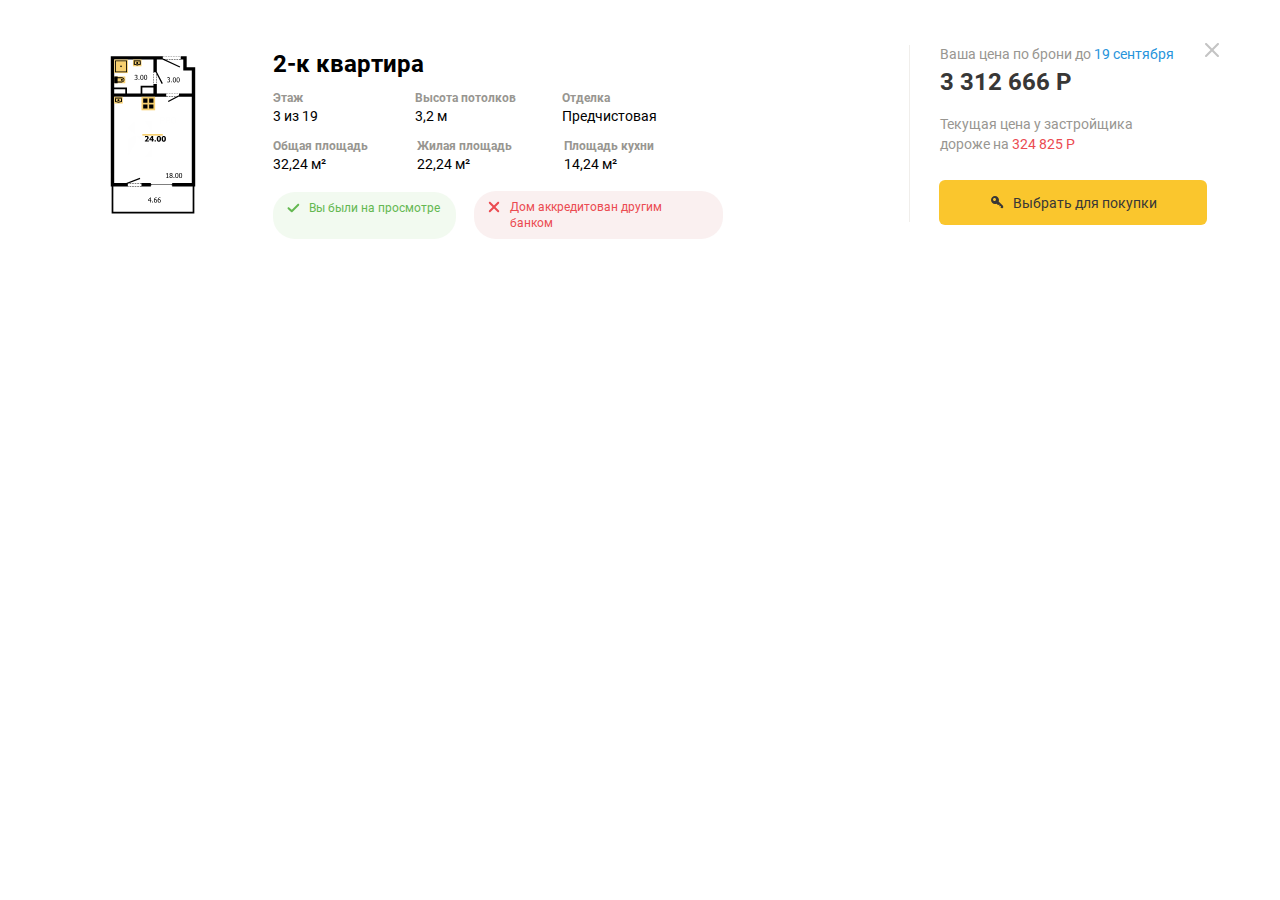
<file: index.html>
<!DOCTYPE html><html class="page" lang="ru"><head><meta charset="utf-8"><meta name="viewport" content="width=device-width,initial-scale=1"><title>Тестовое задание для компании НМАРКЕТ</title><link href="css/style.min.css" rel="stylesheet"><link rel="preload" href="fonts/Roboto-Regular.ttf" as="font" crossorigin></head><body class="page-body"><section class="pop-up"><h1 class="visually-hidden">Выбор квартиры</h1><a class="pop-up__close" href="#"><svg width="14" height="14" class="pop-up__cross"><use xlink:href="img/sprite.svg#cross"></use></svg> <span class="visually-hidden">Закрыть окно</span></a><h2 class="pop-up__title">2-к квартира</h2><img class="pop-up__img" src="img/1.st.svg" width="86" height="160" alt="Планировка квартиры"><ul class="pop-up__flat flat"><li><h3 class="flat__feature">Этаж</h3><p class="flat__description">3 из 19</p></li><li><h3 class="flat__feature">Высота потолков</h3><p class="flat__description">3,2 м</p></li><li><h3 class="flat__feature">Общая площадь</h3><p class="flat__description">32,24 м²</p></li><li><h3 class="flat__feature">Отделка</h3><p class="flat__description">Предчистовая</p></li><li><h3 class="flat__feature">Жилая площадь</h3><p class="flat__description">22,24 м²</p></li><li><h3 class="flat__feature">Площадь кухни</h3><p class="flat__description">14,24 м²</p></li></ul><p class="pop-up__confirm">Вы были на просмотре</p><p class="pop-up__refus">Дом аккредитован другим банком</p><div class="pop-up__info info"><p>Ваша цена по брони до <span class="info__date">19 сентября</span><span class="info__price">3 312 666 Р</span></p><p>Текущая цена у застройщика<br>дороже на <span class="info__price-red">324 825 Р</span></p></div><button class="pop-up__choice button">Выбрать для покупки</button></section></body></html>
</file>
<file: css/style.min.css>
/*! normalize.css v8.0.1 | MIT License | github.com/necolas/normalize.css */
html{line-height:1.15;webkit-text-size-adjust:100%}body{margin:0}details,main{display:block}h1{font-size:2em;margin:.67em 0}hr{box-sizing:content-box;height:0;overflow:visible}code,kbd,pre,samp{font-family:monospace;font-size:1em}a{background-color:transparent;text-decoration:none;color:#111}abbr[title]{border-bottom:none;-webkit-text-decoration:underline dotted;text-decoration:underline dotted}b,strong{font-weight:bolder}small{font-size:80%}sub,sup{font-size:75%;line-height:0;position:relative;vertical-align:baseline}sub{bottom:-.25em}sup{top:-.5em}img{border-style:none;max-width:100%;height:auto}button,input,optgroup,select,textarea{font-family:inherit;font-size:100%;line-height:1.15;margin:0}button,input{overflow:visible}button,select{text-transform:none}[type=button],[type=reset],[type=submit],button{webkit-appearance:button}[type=button]::-moz-focus-inner,[type=reset]::-moz-focus-inner,[type=submit]::-moz-focus-inner,button::-moz-focus-inner{border-style:none;padding:0}[type=button]:-moz-focusring,[type=reset]:-moz-focusring,[type=submit]:-moz-focusring,button:-moz-focusring{outline:1px dotted ButtonText}fieldset{padding:.35em .75em .625em}legend{color:inherit;display:table;max-width:100%;white-space:normal}progress{vertical-align:baseline}textarea{overflow:auto}[type=checkbox],[type=radio],legend{box-sizing:border-box;padding:0}[type=number]::-webkit-inner-spin-button,[type=number]::-webkit-outer-spin-button{height:auto}[type=search]{webkit-appearance:textfield;outline-offset:-2px}[type=search]::-webkit-search-decoration{webkit-appearance:none}::-webkit-file-upload-button{webkit-appearance:button;font:inherit}summary{display:list-item}[hidden],template{display:none}@font-face{font-family:"Roboto";font-style:normal;font-weight:400;font-display:swap;src:local("Roboto-Regular"),url(../fonts/Roboto-Regular.ttf) format("truetype")}@font-face{font-family:"Roboto";font-style:normal;font-weight:700;font-display:swap;src:local("Roboto-Bold"),url(../fonts/Roboto-Bold.ttf) format("truetype")}@font-face{font-family:"Roboto";font-style:normal;font-weight:300;font-display:swap;src:local("Roboto-Light"),url(../fonts/Roboto-Light.ttf) format("truetype")}.visually-hidden{position:absolute;width:1px;height:1px;margin:-1px;border:0;padding:0;white-space:nowrap;-webkit-clip-path:inset(100%);clip-path:inset(100%);clip:rect(0 0 0 0);overflow:hidden}.pop-up{min-width:258px;margin:0 auto;padding:26px 28px 0;display:flex;flex-direction:column;position:relative}@media (min-width:768px){.pop-up{min-width:768px;padding:46px 25px 0 30px;display:grid;grid-template-rows:repeat(6,auto);grid-template-columns:220px 200px auto}}@media (min-width:920px){.pop-up{width:856px;grid-template-rows:repeat(4,auto);grid-template-columns:220px 298px auto;padding:46px 22px 0}}@media (min-width:1280px){.pop-up{width:1240px;padding:56px 15px 0;grid-template-rows:auto 1fr auto;grid-template-columns:auto 250px 300px 444px}}.info::before,.pop-up__close{display:block;position:absolute}.pop-up__close{top:12px;right:19px;cursor:pointer}@media (min-width:768px){.pop-up__close{top:33px;right:96px}}@media (min-width:920px){.pop-up__close{right:29px}}@media (min-width:1280px){.pop-up__close{right:46px}}.pop-up__cross{fill:#c4c4c4;padding:10px}.pop-up__cross:active,.pop-up__cross:hover{background-color:#f5f4f2;border-radius:4px;fill:#383736}.pop-up__cross:active{background-color:#e7e4de}.pop-up__img{order:-1;align-self:center}@media (min-width:768px){.pop-up__img{grid-row:1/3;margin:0 auto}}@media (min-width:1280px){.pop-up__img{margin-right:70px}}.pop-up__title{font-size:20px;font-weight:700;line-height:28px;margin-top:28px;margin-bottom:4px}@media (min-width:768px){.pop-up__title{font-size:24px;line-height:36px;grid-column:2;grid-row:1;margin:0 0 -5px 10px}}@media (min-width:1280px){.pop-up__title{margin:-10px 0 0 7px}}@media (min-width:768px){.pop-up__flat{grid-column:2/4}}@media (min-width:920px){.pop-up__flat{grid-column:2;grid-row:2}}@media (min-width:1280px){.pop-up__flat{grid-column:2/4;grid-row:2}}.pop-up__confirm{display:inline-block;width:132px;font-size:12px;font-weight:500;line-height:16px;color:#64b851;background-color:#f2faf0;background-image:url(../img/icon-use/check.svg);background-repeat:no-repeat;background-position:14px 11px;padding:8px 16px 8px 36px;border-radius:22px;margin-bottom:-2px}@media (min-width:768px){.pop-up__confirm{width:auto;grid-column:2;margin:13px 5px 35px 10px}}@media (min-width:768px) and (min-width:920px){.pop-up__confirm{width:131px;margin-bottom:-5px}}@media (min-width:768px) and (min-width:1280px){.pop-up__confirm{width:131px;margin:-22px 1px 74px 7px}}.pop-up__refus{display:inline-block;width:197px;font-size:12px;font-weight:500;line-height:16px;color:#eb4b51;background-color:#faf0f0;background-image:url(../img/icon-use/cross-red.svg);background-repeat:no-repeat;background-position:14px 10px;padding:8px 16px 8px 36px;border-radius:22px;margin:10px 0 25px}@media (min-width:768px){.pop-up__refus{margin:13px 10px 35px}}@media (min-width:920px){.pop-up__refus{grid-column:2;margin:13px 10px 39px}}@media (min-width:1280px){.pop-up__refus{grid-column:3;margin:-23px -42px 74px}}.pop-up__info{display:inline}@media (min-width:768px){.pop-up__info{grid-column:-1/1}}@media (min-width:920px){.pop-up__info{grid-column:3;grid-row:1/4}}@media (min-width:1280px){.pop-up__info{grid-column:4;grid-row:1/3}}.pop-up__choice{grid-row:6;grid-column:-1/1;margin:0 auto;background-image:url(../img/icon-use/key.svg);background-repeat:no-repeat;background-position:52px 16px}@media (min-width:768px){.pop-up__choice{background-position:244px 16px}}@media (min-width:920px){.pop-up__choice{grid-column:3;grid-row:4;background-position:52px 16px}}@media (min-width:1280px){.pop-up__choice{grid-column:4;grid-row:2}}.button{min-width:101.5%;min-height:44px;background-color:#fac62d;padding:12px 50px 12px 74px;color:#383736;font-size:14px;line-height:20px;font-weight:500;border:0;cursor:pointer;border-radius:6px}@media (min-width:768px){.button{min-width:84.5%;margin-left:28px;margin-right:88px}}@media (min-width:920px){.button{min-width:268px;margin-left:44px;margin-right:32px;margin-bottom:40px}}@media (min-width:1280px){.button{min-width:0;width:268px;margin:98px 32px -11px 123px}}.button:hover{background-color:#f0b505}.button:active{background-color:#e1ab08}.page-body{font-family:"Roboto","Arial",sans-serif;font-size:14px;line-height:20px;font-weight:400;margin:0;padding:0;height:100%}.info{color:#989691;position:relative;margin-bottom:3px}.info::before{content:"";min-width:101%;height:1px;background-color:#f0eeeb;top:-5px}@media (min-width:768px){.info::before{min-width:84%;top:-11px;left:28px}}@media (min-width:920px){.info::before{min-width:0;width:1px;height:113%;left:-31px;top:15px}}@media (min-width:1280px){.info::before{height:96%}}@media (min-width:768px){.info{margin-left:28px;margin-bottom:11px}}@media (min-width:920px){.info{margin-bottom:0;margin-left:41px;margin-top:-13px}}@media (min-width:1280px){.info{margin-left:124px;margin-top:-26px}}.info__date{font-weight:500px;color:#2794db}.info__price{display:block;font-weight:700;font-size:20px;line-height:28px;color:#383736}@media (min-width:768px){.info__price{font-size:24px;line-height:36px}}.info__price-red{color:#eb4b51}.flat{list-style:none;padding:0;display:flex;flex-wrap:wrap;margin:0 0 6px}.flat li:nth-child(2n+1){margin-right:52px}@media (min-width:1280px){.flat li:nth-child(2n+1){margin-right:49px}}.flat li:first-child{margin-right:100px}@media (min-width:1280px){.flat li:first-child{margin-right:97px;order:-3}}@media (min-width:380px) and (max-width:767px){.flat li:nth-child(2){margin-right:52px}}@media (min-width:1280px){.flat li:nth-child(2){margin-right:46px;order:-2}}@media (min-width:768px){.flat{width:250px;margin-left:10px}}@media (min-width:1280px){.flat{width:550px;margin-left:7px;margin-top:-4px;margin-bottom:40px}.flat li:nth-child(4){margin-right:45px;order:-1}.flat li:nth-child(5){margin-right:52px}}.flat__feature{font-size:12px;line-height:16px;color:#989691;margin-bottom:0}.flat__description{font-weight:500;margin:0;padding:0}
/*# sourceMappingURL=style.min.css.map */
</file>
